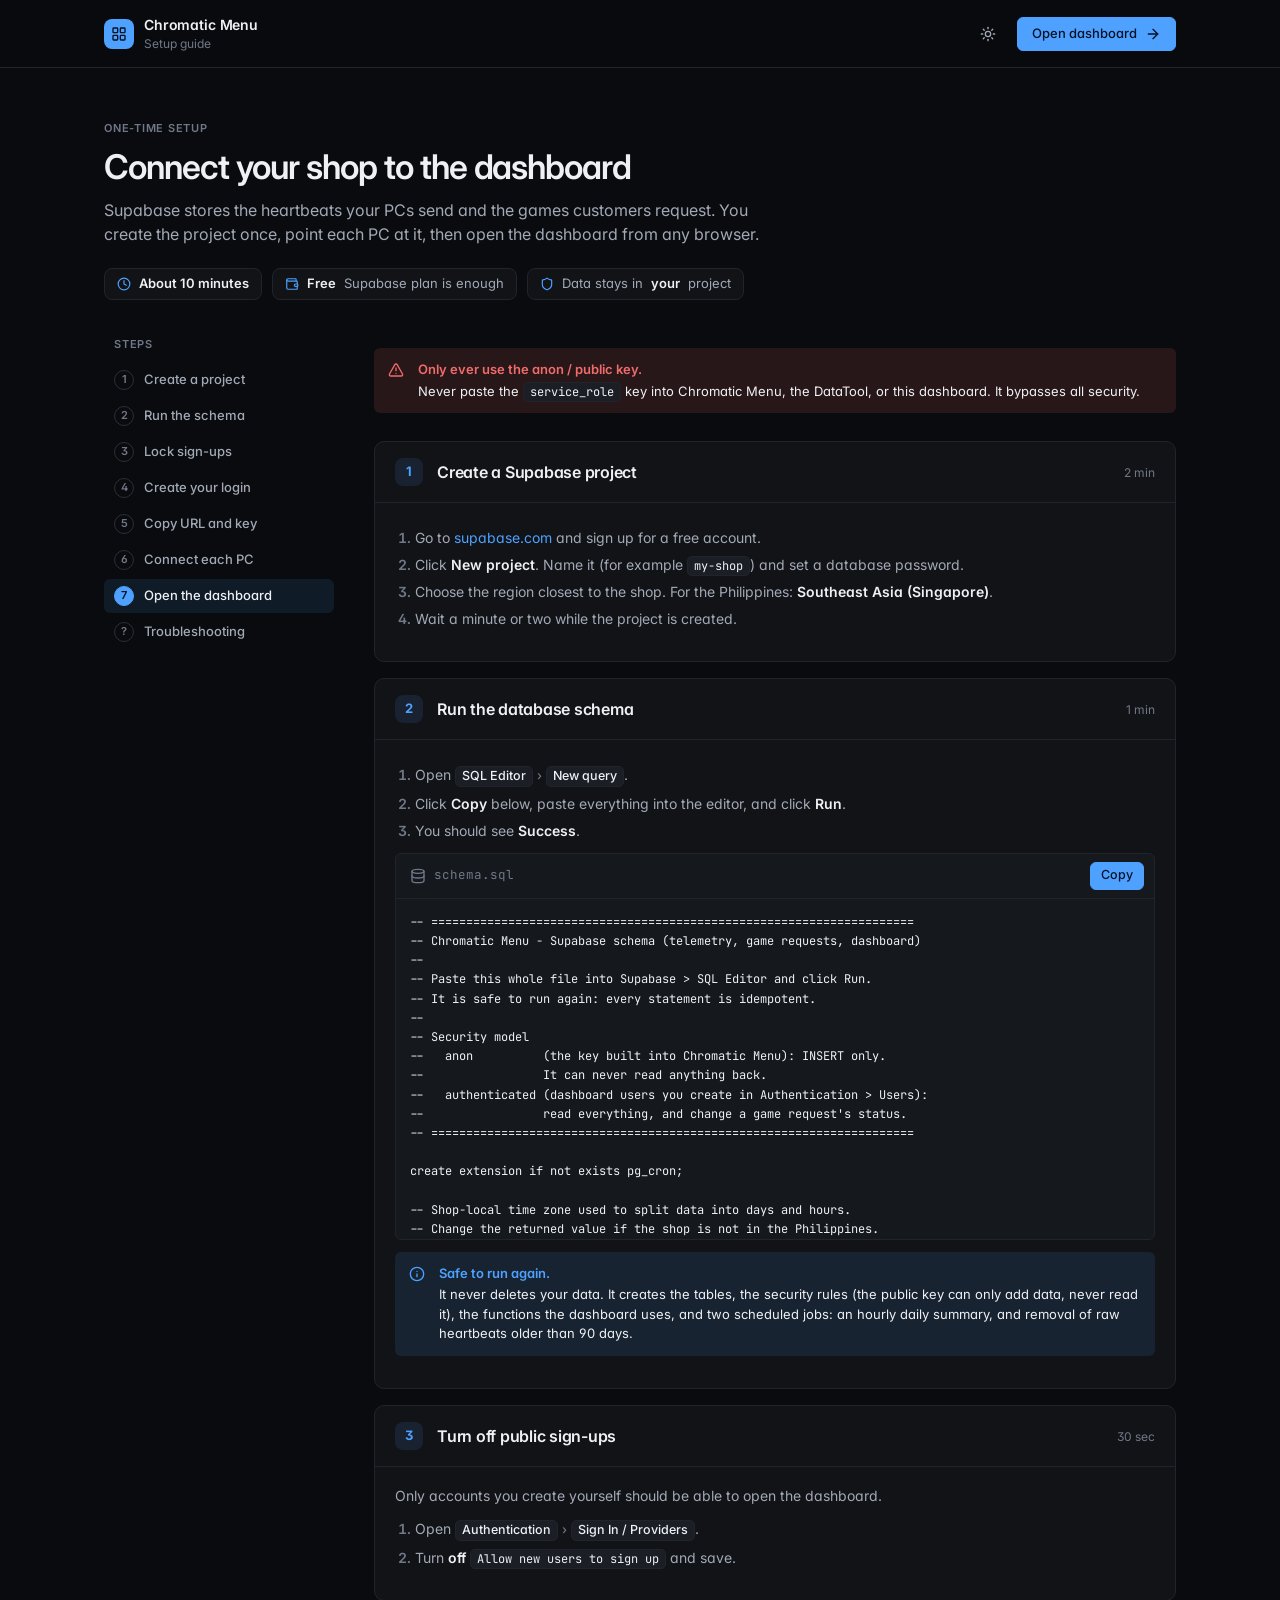
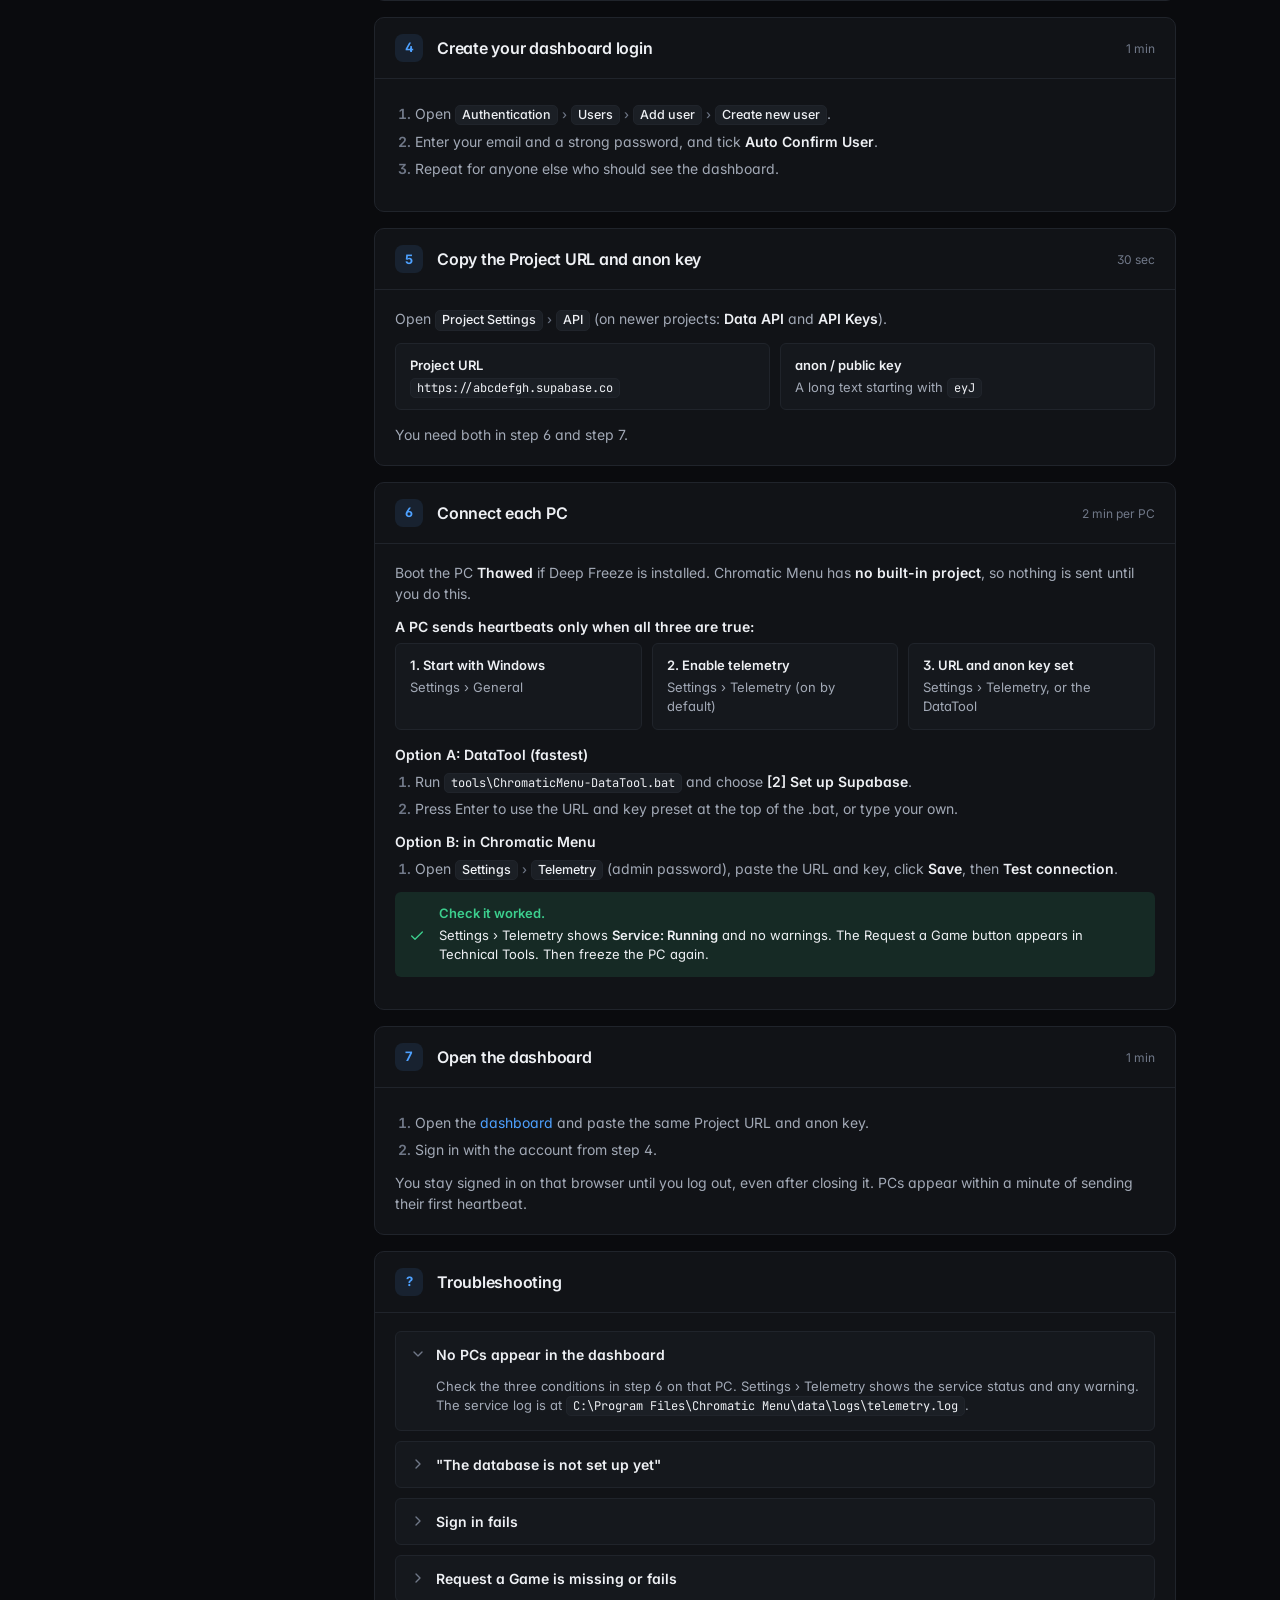
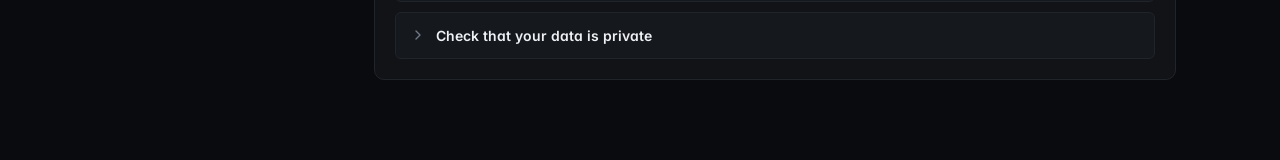
<file: docs/setup.html>
<!doctype html>
<html lang="en" data-theme="dark" translate="no">
<head>
  <meta charset="utf-8">
  <meta name="viewport" content="width=device-width, initial-scale=1">
  <meta name="google" content="notranslate">
  <title>Setup Guide - Chromatic Menu Dashboard</title>
  <meta name="description" content="Set up Supabase, connect your PCs, and open the Chromatic Menu dashboard.">
  <link rel="icon" href="data:image/svg+xml,%3Csvg xmlns='http://www.w3.org/2000/svg' viewBox='0 0 24 24'%3E%3Crect width='24' height='24' rx='6' fill='%230b6fe0'/%3E%3Cg fill='none' stroke='white' stroke-width='2'%3E%3Crect x='6' y='6' width='5' height='5' rx='1'/%3E%3Crect x='13' y='6' width='5' height='5' rx='1'/%3E%3Crect x='6' y='13' width='5' height='5' rx='1'/%3E%3Crect x='13' y='13' width='5' height='5' rx='1'/%3E%3C/g%3E%3C/svg%3E">
  <link rel="preconnect" href="https://fonts.googleapis.com">
  <link rel="preconnect" href="https://fonts.gstatic.com" crossorigin>
  <link href="https://fonts.googleapis.com/css2?family=Inter:wght@400;500;600;700&family=JetBrains+Mono:wght@400;500&display=swap" rel="stylesheet">
  <link rel="stylesheet" href="assets/css/app.css">
  <script>
    try { document.documentElement.setAttribute('data-theme', localStorage.getItem('cm.theme') === 'light' ? 'light' : 'dark'); } catch (e) {}
  </script>
</head>
<body>
  <header class="doc-top">
    <div class="inner">
      <div class="brand">
        <div class="brand-mark"><svg class="icon" viewBox="0 0 24 24" aria-hidden="true"><rect width="7" height="7" x="3" y="3" rx="1"/><rect width="7" height="7" x="14" y="3" rx="1"/><rect width="7" height="7" x="14" y="14" rx="1"/><rect width="7" height="7" x="3" y="14" rx="1"/></svg></div>
        <div><div class="brand-name">Chromatic Menu</div><div class="brand-sub">Setup guide</div></div>
      </div>
      <div class="spacer"></div>
      <button class="btn ghost icon-only" id="themeBtn" title="Switch theme" aria-label="Switch theme"></button>
      <a class="btn primary" href="index.html">Open dashboard
        <svg class="icon" viewBox="0 0 24 24" aria-hidden="true"><path d="M5 12h14"/><path d="m12 5 7 7-7 7"/></svg></a>
    </div>
  </header>

  <section class="doc-hero">
    <span class="eyebrow">One-time setup</span>
    <h1>Connect your shop to the dashboard</h1>
    <p>Supabase stores the heartbeats your PCs send and the games customers request. You create the project once, point each PC at it, then open the dashboard from any browser.</p>
    <div class="facts">
      <span class="fact"><svg class="icon" viewBox="0 0 24 24"><circle cx="12" cy="12" r="10"/><polyline points="12 6 12 12 16 14"/></svg><b>About 10 minutes</b></span>
      <span class="fact"><svg class="icon" viewBox="0 0 24 24"><path d="M19 7V4a1 1 0 0 0-1-1H5a2 2 0 0 0 0 4h15a1 1 0 0 1 1 1v4h-3a2 2 0 0 0 0 4h3a1 1 0 0 0 1-1v-2a1 1 0 0 0-1-1"/><path d="M3 5v14a2 2 0 0 0 2 2h15a1 1 0 0 0 1-1v-4"/></svg><b>Free</b> Supabase plan is enough</span>
      <span class="fact"><svg class="icon" viewBox="0 0 24 24"><path d="M20 13c0 5-3.5 7.5-7.66 8.95a1 1 0 0 1-.67-.01C7.5 20.5 4 18 4 13V6a1 1 0 0 1 1-1c2 0 4.5-1.2 6.24-2.72a1.17 1.17 0 0 1 1.52 0C14.51 3.81 17 5 19 5a1 1 0 0 1 1 1z"/></svg>Data stays in <b>your</b> project</span>
    </div>
  </section>

  <div class="doc-body">
    <nav class="step-nav" id="stepNav" aria-label="Steps">
      <span class="eyebrow">Steps</span>
      <a href="#project"><span class="n">1</span>Create a project</a>
      <a href="#schema"><span class="n">2</span>Run the schema</a>
      <a href="#signups"><span class="n">3</span>Lock sign-ups</a>
      <a href="#login"><span class="n">4</span>Create your login</a>
      <a href="#keys"><span class="n">5</span>Copy URL and key</a>
      <a href="#pcs"><span class="n">6</span>Connect each PC</a>
      <a href="#dashboard"><span class="n">7</span>Open the dashboard</a>
      <a href="#help"><span class="n">?</span>Troubleshooting</a>
    </nav>

    <main class="steps">
      <div class="callout important">
        <svg class="icon" viewBox="0 0 24 24"><path d="m21.73 18-8-14a2 2 0 0 0-3.48 0l-8 14A2 2 0 0 0 4 21h16a2 2 0 0 0 1.73-3"/><path d="M12 9v4"/><path d="M12 17h.01"/></svg>
        <div><b>Only ever use the anon / public key.</b>Never paste the <span class="kbd">service_role</span> key into Chromatic Menu, the DataTool, or this dashboard. It bypasses all security.</div>
      </div>

      <section class="card step-card" id="project">
        <div class="card-head"><span class="step-n">1</span><h2>Create a Supabase project</h2><span class="meta">2 min</span></div>
        <div class="card-body">
          <ol>
            <li>Go to <a href="https://supabase.com" target="_blank" rel="noopener">supabase.com</a> and sign up for a free account.</li>
            <li>Click <b>New project</b>. Name it (for example <span class="kbd">my-shop</span>) and set a database password.</li>
            <li>Choose the region closest to the shop. For the Philippines: <b>Southeast Asia (Singapore)</b>.</li>
            <li>Wait a minute or two while the project is created.</li>
          </ol>
        </div>
      </section>

      <section class="card step-card" id="schema">
        <div class="card-head"><span class="step-n">2</span><h2>Run the database schema</h2><span class="meta">1 min</span></div>
        <div class="card-body">
          <ol>
            <li>Open <span class="path"><span>SQL Editor</span><span class="sep">&rsaquo;</span><span>New query</span></span>.</li>
            <li>Click <b>Copy</b> below, paste everything into the editor, and click <b>Run</b>.</li>
            <li>You should see <b>Success</b>.</li>
          </ol>
          <div class="code">
            <div class="code-head">
              <svg class="icon" viewBox="0 0 24 24"><ellipse cx="12" cy="5" rx="9" ry="3"/><path d="M3 5V19A9 3 0 0 0 21 19V5"/><path d="M3 12A9 3 0 0 0 21 12"/></svg>
              <span class="mono">schema.sql</span><span class="spacer"></span>
              <button class="btn sm primary" id="copySchema">Copy</button>
            </div>
            <pre id="schemaText">Loading schema...</pre>
          </div>
          <div class="callout tip">
            <svg class="icon" viewBox="0 0 24 24"><circle cx="12" cy="12" r="10"/><path d="M12 16v-4"/><path d="M12 8h.01"/></svg>
            <div><b>Safe to run again.</b>It never deletes your data. It creates the tables, the security rules (the public key can only add data, never read it), the functions the dashboard uses, and two scheduled jobs: an hourly daily summary, and removal of raw heartbeats older than 90 days.</div>
          </div>
        </div>
      </section>

      <section class="card step-card" id="signups">
        <div class="card-head"><span class="step-n">3</span><h2>Turn off public sign-ups</h2><span class="meta">30 sec</span></div>
        <div class="card-body">
          <p>Only accounts you create yourself should be able to open the dashboard.</p>
          <ol>
            <li>Open <span class="path"><span>Authentication</span><span class="sep">&rsaquo;</span><span>Sign In / Providers</span></span>.</li>
            <li>Turn <b>off</b> <span class="kbd">Allow new users to sign up</span> and save.</li>
          </ol>
        </div>
      </section>

      <section class="card step-card" id="login">
        <div class="card-head"><span class="step-n">4</span><h2>Create your dashboard login</h2><span class="meta">1 min</span></div>
        <div class="card-body">
          <ol>
            <li>Open <span class="path"><span>Authentication</span><span class="sep">&rsaquo;</span><span>Users</span><span class="sep">&rsaquo;</span><span>Add user</span><span class="sep">&rsaquo;</span><span>Create new user</span></span>.</li>
            <li>Enter your email and a strong password, and tick <b>Auto Confirm User</b>.</li>
            <li>Repeat for anyone else who should see the dashboard.</li>
          </ol>
        </div>
      </section>

      <section class="card step-card" id="keys">
        <div class="card-head"><span class="step-n">5</span><h2>Copy the Project URL and anon key</h2><span class="meta">30 sec</span></div>
        <div class="card-body">
          <p>Open <span class="path"><span>Project Settings</span><span class="sep">&rsaquo;</span><span>API</span></span> (on newer projects: <b>Data API</b> and <b>API Keys</b>).</p>
          <div class="req-list req-list-2">
            <div><b>Project URL</b><span class="kbd">https://abcdefgh.supabase.co</span></div>
            <div><b>anon / public key</b>A long text starting with <span class="kbd">eyJ</span></div>
          </div>
          <p style="margin:0">You need both in step 6 and step 7.</p>
        </div>
      </section>

      <section class="card step-card" id="pcs">
        <div class="card-head"><span class="step-n">6</span><h2>Connect each PC</h2><span class="meta">2 min per PC</span></div>
        <div class="card-body">
          <p>Boot the PC <b>Thawed</b> if Deep Freeze is installed. Chromatic Menu has <b>no built-in project</b>, so nothing is sent until you do this.</p>
          <p style="margin-bottom:6px"><b>A PC sends heartbeats only when all three are true:</b></p>
          <div class="req-list">
            <div><b>1. Start with Windows</b>Settings &rsaquo; General</div>
            <div><b>2. Enable telemetry</b>Settings &rsaquo; Telemetry (on by default)</div>
            <div><b>3. URL and anon key set</b>Settings &rsaquo; Telemetry, or the DataTool</div>
          </div>
          <p style="margin-bottom:6px"><b>Option A: DataTool (fastest)</b></p>
          <ol>
            <li>Run <span class="kbd">tools\ChromaticMenu-DataTool.bat</span> and choose <b>[2] Set up Supabase</b>.</li>
            <li>Press Enter to use the URL and key preset at the top of the .bat, or type your own.</li>
          </ol>
          <p style="margin-bottom:6px"><b>Option B: in Chromatic Menu</b></p>
          <ol>
            <li>Open <span class="path"><span>Settings</span><span class="sep">&rsaquo;</span><span>Telemetry</span></span> (admin password), paste the URL and key, click <b>Save</b>, then <b>Test connection</b>.</li>
          </ol>
          <div class="callout check">
            <svg class="icon" viewBox="0 0 24 24"><path d="M20 6 9 17l-5-5"/></svg>
            <div><b>Check it worked.</b>Settings &rsaquo; Telemetry shows <b>Service: Running</b> and no warnings. The Request a Game button appears in Technical Tools. Then freeze the PC again.</div>
          </div>
        </div>
      </section>

      <section class="card step-card" id="dashboard">
        <div class="card-head"><span class="step-n">7</span><h2>Open the dashboard</h2><span class="meta">1 min</span></div>
        <div class="card-body">
          <ol>
            <li>Open the <a href="index.html">dashboard</a> and paste the same Project URL and anon key.</li>
            <li>Sign in with the account from step 4.</li>
          </ol>
          <p style="margin:0">You stay signed in on that browser until you log out, even after closing it. PCs appear within a minute of sending their first heartbeat.</p>
        </div>
      </section>

      <section class="card step-card" id="help">
        <div class="card-head"><span class="step-n">?</span><h2>Troubleshooting</h2></div>
        <div class="card-body">
          <div class="faq">
            <details open>
              <summary><svg class="icon" viewBox="0 0 24 24"><path d="m9 18 6-6-6-6"/></svg>No PCs appear in the dashboard</summary>
              <div class="answer">Check the three conditions in step 6 on that PC. Settings &rsaquo; Telemetry shows the service status and any warning. The service log is at <span class="kbd">C:\Program Files\Chromatic Menu\data\logs\telemetry.log</span>.</div>
            </details>
            <details>
              <summary><svg class="icon" viewBox="0 0 24 24"><path d="m9 18 6-6-6-6"/></svg>"The database is not set up yet"</summary>
              <div class="answer">Step 2 was not run, or it ran on a different project than the URL you entered.</div>
            </details>
            <details>
              <summary><svg class="icon" viewBox="0 0 24 24"><path d="m9 18 6-6-6-6"/></svg>Sign in fails</summary>
              <div class="answer">The user must exist in Authentication &rsaquo; Users and be confirmed (tick Auto Confirm User when creating it).</div>
            </details>
            <details>
              <summary><svg class="icon" viewBox="0 0 24 24"><path d="m9 18 6-6-6-6"/></svg>Request a Game is missing or fails</summary>
              <div class="answer">The button only shows when telemetry is on and a URL and key are set. Each PC can send one request every 5 minutes; titles are limited to 100 characters and details to 500.</div>
            </details>
            <details>
              <summary><svg class="icon" viewBox="0 0 24 24"><path d="m9 18 6-6-6-6"/></svg>Check that your data is private</summary>
              <div class="answer">This uses the public key to try to read heartbeats. It must return <span class="kbd">[]</span> or a permission error, never data.
                <div class="code">
                  <div class="code-head">
                    <svg class="icon" viewBox="0 0 24 24"><polyline points="4 17 10 11 4 5"/><line x1="12" x2="20" y1="19" y2="19"/></svg>
                    <span class="mono">Terminal</span><span class="spacer"></span>
                    <button class="btn sm ghost" id="copyCurl">Copy</button>
                  </div>
                  <pre id="curlText">curl "https://YOUR-PROJECT.supabase.co/rest/v1/heartbeats?select=*&amp;limit=1" \
  -H "apikey: YOUR-ANON-KEY" \
  -H "Authorization: Bearer YOUR-ANON-KEY"</pre>
                </div>
              </div>
            </details>
          </div>
        </div>
      </section>
    </main>
  </div>

  <script>
    (function () {
      var pre = document.getElementById('schemaText');
      var btn = document.getElementById('copySchema');
      fetch('supabase/schema.sql', { cache: 'no-cache' })
        .then(function (r) { if (!r.ok) throw new Error('HTTP ' + r.status); return r.text(); })
        .then(function (text) { pre.textContent = text; })
        .catch(function () {
          pre.textContent = 'Could not load the schema here. Open docs/supabase/schema.sql from the repository instead.';
          btn.disabled = true;
        });
      btn.addEventListener('click', function () {
        navigator.clipboard.writeText(pre.textContent).then(function () {
          btn.textContent = 'Copied';
          setTimeout(function () { btn.textContent = 'Copy'; }, 1500);
        }, function () {
          var range = document.createRange();
          range.selectNodeContents(pre);
          var sel = window.getSelection();
          sel.removeAllRanges();
          sel.addRange(range);
          btn.textContent = 'Press Ctrl+C';
        });
      });

      var curlBtn = document.getElementById('copyCurl');
      var curlPre = document.getElementById('curlText');
      if (curlBtn && curlPre) {
        curlBtn.addEventListener('click', function () {
          var textToCopy = 'curl "https://YOUR-PROJECT.supabase.co/rest/v1/heartbeats?select=*&limit=1" -H "apikey: YOUR-ANON-KEY" -H "Authorization: Bearer YOUR-ANON-KEY"';
          navigator.clipboard.writeText(textToCopy).then(function () {
            curlBtn.textContent = 'Copied';
            setTimeout(function () { curlBtn.textContent = 'Copy'; }, 1500);
          }, function () {
            var range = document.createRange();
            range.selectNodeContents(curlPre);
            var sel = window.getSelection();
            sel.removeAllRanges();
            sel.addRange(range);
            curlBtn.textContent = 'Press Ctrl+C';
          });
        });
      }

      var sun = '<svg class="icon" viewBox="0 0 24 24"><circle cx="12" cy="12" r="4"/><path d="M12 2v2"/><path d="M12 20v2"/><path d="m4.93 4.93 1.41 1.41"/><path d="m17.66 17.66 1.41 1.41"/><path d="M2 12h2"/><path d="M20 12h2"/><path d="m6.34 17.66-1.41 1.41"/><path d="m19.07 4.93-1.41 1.41"/></svg>';
      var moon = '<svg class="icon" viewBox="0 0 24 24"><path d="M12 3a6 6 0 0 0 9 9 9 9 0 1 1-9-9Z"/></svg>';
      var themeBtn = document.getElementById('themeBtn');
      function paintTheme() { themeBtn.innerHTML = document.documentElement.getAttribute('data-theme') === 'dark' ? sun : moon; }
      themeBtn.addEventListener('click', function () {
        var next = document.documentElement.getAttribute('data-theme') === 'dark' ? 'light' : 'dark';
        document.documentElement.setAttribute('data-theme', next);
        try { localStorage.setItem('cm.theme', next); } catch (e) {}
        paintTheme();
      });
      paintTheme();

      // Highlight the step currently in view.
      var links = Array.prototype.slice.call(document.querySelectorAll('#stepNav a'));
      if ('IntersectionObserver' in window) {
        var observer = new IntersectionObserver(function (entries) {
          entries.forEach(function (entry) {
            if (!entry.isIntersecting) return;
            links.forEach(function (a) { a.classList.toggle('active', a.getAttribute('href') === '#' + entry.target.id); });
          });
        }, { rootMargin: '-20% 0px -70% 0px' });
        document.querySelectorAll('.step-card').forEach(function (s) { observer.observe(s); });
      }
    })();
  </script>
</body>
</html>
</file>
<file: docs/assets/css/app.css>
/* =====================================================================
   Chromatic Menu Dashboard
   Visual hierarchy, from loudest to quietest:
     1. KPI numbers (revenue, PCs in use)          .kpi-value
     2. Attention chips (PC off mid-game, requests) .attention .chip
     3. Floor tiles and section titles              .tile, h2
     4. Labels and metadata                         .eyebrow, .meta
   State colors: in use = accent, idle = amber, off = grey.
   ===================================================================== */

:root {
  --bg: #f4f5f7;
  --surface: #ffffff;
  --surface-2: #f8f9fb;
  --surface-3: #eef0f3;
  --border: #e4e7ec;
  --border-strong: #d3d8e0;
  --text: #0f1216;
  --text-2: #4a5160;
  --text-3: #7a8190;
  --accent: #0b6fe0;
  --accent-hover: #0a5fc0;
  --accent-soft: rgba(11, 111, 224, 0.09);
  --accent-line: rgba(11, 111, 224, 0.35);
  --accent-contrast: #ffffff;
  --success: #12875a;
  --success-soft: rgba(18, 135, 90, 0.10);
  --warning: #b86a00;
  --warning-soft: rgba(184, 106, 0, 0.10);
  --danger: #d23b3b;
  --danger-soft: rgba(210, 59, 59, 0.09);
  --violet: #7c4ddb;
  --idle: #cfd4dc;
  --track: #eceef2;
  --radius-sm: 6px;
  --radius: 10px;
  --radius-lg: 14px;
  --shadow-1: 0 1px 2px rgba(15, 18, 22, 0.05), 0 1px 1px rgba(15, 18, 22, 0.03);
  --shadow-2: 0 8px 24px -12px rgba(15, 18, 22, 0.18);
  --font: "Inter", "Segoe UI", system-ui, -apple-system, Roboto, sans-serif;
  --font-money: Arial, "Helvetica Neue", "Segoe UI", system-ui, -apple-system, Roboto, sans-serif;
  --mono: "JetBrains Mono", ui-monospace, "Cascadia Code", Consolas, monospace;
  --bottom-nav: 0px;
  color-scheme: light;
}

:root[data-theme="dark"] {
  --bg: #0a0b0e;
  --surface: #111317;
  --surface-2: #15181d;
  --surface-3: #1b1f25;
  --border: #20242b;
  --border-strong: #2b3039;
  --text: #eef0f4;
  --text-2: #a2a9b6;
  --text-3: #707888;
  --accent: #4ea1ff;
  --accent-hover: #6fb3ff;
  --accent-soft: rgba(78, 161, 255, 0.11);
  --accent-line: rgba(78, 161, 255, 0.40);
  --accent-contrast: #051226;
  --success: #3ccf8e;
  --success-soft: rgba(60, 207, 142, 0.12);
  --warning: #f0a646;
  --warning-soft: rgba(240, 166, 70, 0.12);
  --danger: #f26b6b;
  --danger-soft: rgba(242, 107, 107, 0.12);
  --violet: #a78bfa;
  --idle: #353b46;
  --track: #1d2128;
  --shadow-1: none;
  --shadow-2: 0 12px 32px -16px rgba(0, 0, 0, 0.7);
  color-scheme: dark;
}

* { box-sizing: border-box; }
html, body { margin: 0; padding: 0; }

body {
  background: var(--bg);
  color: var(--text);
  font-family: var(--font);
  font-size: 14px;
  line-height: 1.5;
  font-feature-settings: "cv11", "ss01";
  -webkit-font-smoothing: antialiased;
}

a { color: var(--accent); text-decoration: none; }
a:hover { text-decoration: underline; }
b, strong { font-weight: 600; }

h1, h2, h3 { margin: 0; font-weight: 600; letter-spacing: -0.015em; }
h1 { font-size: 22px; }
h2 { font-size: 15px; }
h3 { font-size: 14px; }

.muted { color: var(--text-2); }
.subtle { color: var(--text-3); }
.strong { font-weight: 600; }
.text-warn { color: var(--warning); }
.text-danger { color: var(--danger); }
.mono { font-family: var(--mono); font-size: 12.5px; }
.num, .tabular { font-variant-numeric: tabular-nums; }
.hidden { display: none !important; }

.eyebrow {
  font-size: 11px; font-weight: 600; letter-spacing: 0.07em; text-transform: uppercase;
  color: var(--text-3);
}
.meta { font-size: 12px; color: var(--text-3); }
.footnote { font-size: 12px; color: var(--text-3); margin: 14px 2px 0; }

svg.icon {
  width: 16px; height: 16px;
  fill: none; stroke: currentColor; stroke-width: 2;
  stroke-linecap: round; stroke-linejoin: round;
  flex-shrink: 0;
}

/* ---------- Buttons & inputs ---------- */

.btn {
  display: inline-flex; align-items: center; justify-content: center; gap: 8px;
  height: 34px; padding: 0 14px;
  border: 1px solid var(--border-strong); border-radius: var(--radius-sm);
  background: var(--surface); color: var(--text);
  font: inherit; font-weight: 500; font-size: 13px; cursor: pointer;
  transition: background 120ms, border-color 120ms, color 120ms;
  white-space: nowrap; text-decoration: none;
}
.btn:hover { background: var(--surface-3); text-decoration: none; }
.btn:focus-visible, .input:focus-visible, .seg button:focus-visible, .nav a:focus-visible, .step-nav a:focus-visible, .link-btn:focus-visible {
  outline: 2px solid var(--accent); outline-offset: 2px;
}
.btn:disabled { opacity: 0.45; cursor: not-allowed; }
.btn.primary { background: var(--accent); border-color: var(--accent); color: var(--accent-contrast); }
.btn.primary:hover { background: var(--accent-hover); border-color: var(--accent-hover); }
.btn.ghost { border-color: transparent; background: transparent; color: var(--text-2); }
.btn.ghost:hover { background: var(--surface-3); color: var(--text); }
.btn.danger { color: var(--danger); }
.btn.success { color: var(--success); }
.btn.active-soft { background: var(--accent-soft); border-color: var(--accent-line); color: var(--accent); }
.btn.sm { height: 28px; padding: 0 10px; font-size: 12.5px; gap: 6px; }
.btn.sm .icon { width: 14px; height: 14px; }
.btn.lg { height: 42px; padding: 0 18px; font-size: 14px; }
.btn.icon-only { width: 34px; padding: 0; }
.btn-row { display: flex; align-items: center; gap: 10px; flex-wrap: wrap; margin-top: 16px; }

.link-btn {
  display: inline-flex; align-items: center; gap: 6px; border: 0; background: none; padding: 0;
  font: inherit; font-size: 12.5px; font-weight: 500; color: var(--accent); cursor: pointer;
}
.link-btn:hover { text-decoration: underline; }
.link-btn .icon { width: 14px; height: 14px; }

.input {
  height: 38px; width: 100%; padding: 0 12px;
  background: var(--surface); color: var(--text);
  border: 1px solid var(--border-strong); border-radius: var(--radius-sm);
  font: inherit; transition: border-color 120ms, box-shadow 120ms;
}
.input:hover { border-color: var(--text-3); }
.input:focus { border-color: var(--accent); box-shadow: 0 0 0 3px var(--accent-soft); outline: none; }
.input::placeholder { color: var(--text-3); }
.input.mono { font-family: var(--mono); font-size: 12.5px; }
input[type="date"].input { height: 34px; width: 146px; font-size: 13px; }
select.input { cursor: pointer; }

label.field { display: block; margin-bottom: 16px; }
label.field > span { display: block; font-size: 12.5px; font-weight: 500; color: var(--text-2); margin-bottom: 6px; }
.hint { font-size: 12.5px; color: var(--text-3); margin-top: 6px; }
.form-row { display: grid; grid-template-columns: repeat(2, minmax(0, 1fr)); gap: 0 14px; }
.input-suffix { display: flex; align-items: center; gap: 10px; }
.input-suffix .input { width: 90px; flex-shrink: 0; }
.input-suffix span { font-size: 13px; color: var(--text-2); margin: 0; font-weight: 400; }
.rate-preview { padding: 10px 12px; border-radius: var(--radius-sm); background: var(--surface-2); border: 1px solid var(--border); font-size: 13px; color: var(--text-2); }
.rate-preview b { color: var(--text); }

.search { position: relative; display: inline-flex; align-items: center; }
.search .icon { position: absolute; left: 10px; width: 14px; height: 14px; color: var(--text-3); pointer-events: none; }
.search .input { height: 32px; padding-left: 30px; width: 220px; font-size: 13px; }
.check { display: inline-flex; align-items: center; gap: 8px; font-size: 13px; color: var(--text-2); cursor: pointer; user-select: none; }
.check input { width: 15px; height: 15px; accent-color: var(--accent); margin: 0; }

.seg {
  display: inline-flex; padding: 3px; gap: 2px;
  background: var(--surface-3); border-radius: 8px;
}
.seg button {
  border: 0; background: transparent; color: var(--text-2);
  height: 28px; padding: 0 12px; border-radius: 6px;
  font: inherit; font-size: 12.5px; font-weight: 500; cursor: pointer;
  display: inline-flex; align-items: center; gap: 6px; white-space: nowrap;
  transition: background 120ms, color 120ms;
}
.seg button:hover { color: var(--text); }
.seg button.active { background: var(--surface); color: var(--text); box-shadow: var(--shadow-1); }
:root[data-theme="dark"] .seg button.active { background: var(--border-strong); }
.seg .count { font-size: 11px; color: var(--text-3); font-weight: 600; font-variant-numeric: tabular-nums; }
.seg button.active .count { color: var(--accent); }
.seg.sm button { height: 26px; padding: 0 10px; font-size: 12px; }

/* ---------- Status language ---------- */

.badge {
  display: inline-flex; align-items: center; gap: 6px;
  height: 22px; padding: 0 9px; border-radius: 999px;
  font-size: 12px; font-weight: 600; white-space: nowrap;
  background: var(--surface-3); color: var(--text-2);
}
.badge.online, .badge.added { background: var(--success-soft); color: var(--success); }
.badge.offline { background: var(--surface-3); color: var(--text-3); }
.badge.new { background: var(--accent-soft); color: var(--accent); }
.badge.rejected { background: var(--danger-soft); color: var(--danger); }
.badge.warn { background: var(--warning-soft); color: var(--warning); }
.badge.count-badge { height: 20px; padding: 0 7px; margin-left: 8px; font-size: 11.5px; background: var(--accent-soft); color: var(--accent); vertical-align: 1px; }
.dot { width: 7px; height: 7px; border-radius: 50%; background: currentColor; flex-shrink: 0; }
.dot.ring { box-shadow: 0 0 0 3px color-mix(in srgb, currentColor 22%, transparent); }

/* In use / Idle / Off pill used on tiles, timeline rows and settings. */
.state {
  display: inline-flex; align-items: center; gap: 6px; height: 22px; padding: 0 8px;
  border-radius: 999px; font-size: 11.5px; font-weight: 600; white-space: nowrap; flex-shrink: 0;
}
.state .dot { width: 6px; height: 6px; }
.state.use { background: var(--accent-soft); color: var(--accent); }
.state.use .dot { box-shadow: 0 0 0 3px color-mix(in srgb, var(--accent) 20%, transparent); }
.state.idle { background: var(--warning-soft); color: var(--warning); }
.state.off { background: var(--surface-3); color: var(--text-3); }

.delta {
  display: inline-flex; align-items: center; gap: 4px;
  padding: 1px 7px; border-radius: 999px; font-size: 12px; font-weight: 600; white-space: nowrap;
}
.delta .icon { width: 13px; height: 13px; }
.delta.up { background: var(--success-soft); color: var(--success); }
.delta.down { background: var(--danger-soft); color: var(--danger); }
.delta.flat { background: var(--surface-3); color: var(--text-2); }

.alert {
  display: flex; gap: 10px; align-items: flex-start;
  padding: 11px 14px; border-radius: var(--radius-sm);
  border: 1px solid var(--border); background: var(--surface-2);
  font-size: 13px; color: var(--text-2);
}
.alert .icon { margin-top: 2px; }
.alert.error { border-color: transparent; background: var(--danger-soft); color: var(--danger); }
.alert.warn { border-color: transparent; background: var(--warning-soft); color: var(--warning); }
.alert.ok { border-color: transparent; background: var(--success-soft); color: var(--success); }
.alert.info { border-color: transparent; background: var(--accent-soft); color: var(--text); }
.alert.info .icon { color: var(--accent); }

/* ---------- Auth screens ---------- */

.auth { min-height: 100vh; display: grid; grid-template-columns: minmax(0, 1.05fr) minmax(0, 1fr); }
.auth-side {
  position: relative; overflow: hidden;
  background: var(--surface); border-right: 1px solid var(--border);
  padding: 48px 56px; display: flex; flex-direction: column;
}
.auth-side::before {
  content: ""; position: absolute; inset: 0;
  background-image: linear-gradient(var(--border) 1px, transparent 1px), linear-gradient(90deg, var(--border) 1px, transparent 1px);
  background-size: 40px 40px;
  mask-image: radial-gradient(ellipse at 20% 0%, #000 0%, transparent 70%);
  -webkit-mask-image: radial-gradient(ellipse at 20% 0%, #000 0%, transparent 70%);
  opacity: 0.7; pointer-events: none;
}
.auth-side > * { position: relative; }
.auth-side .pitch { margin-top: auto; max-width: 440px; }
.auth-side h2 { font-size: 30px; line-height: 1.15; letter-spacing: -0.025em; margin: 14px 0 12px; }
.auth-side h2 em { font-style: normal; color: var(--accent); }
.auth-side p { color: var(--text-2); font-size: 15px; margin: 0 0 28px; }
.feature-list { list-style: none; padding: 0; margin: 0 0 40px; display: grid; gap: 14px; }
.feature-list li { display: grid; grid-template-columns: 32px 1fr; gap: 12px; align-items: start; }
.feature-list .fi {
  width: 32px; height: 32px; border-radius: 8px; display: grid; place-items: center;
  background: var(--accent-soft); color: var(--accent);
}
.feature-list b { display: block; font-size: 13.5px; }
.feature-list span { font-size: 13px; color: var(--text-2); }
.auth-side .foot { margin-top: auto; font-size: 12px; color: var(--text-3); }

.auth-main { display: flex; align-items: center; justify-content: center; padding: 40px 24px; }
.auth-card { width: 100%; max-width: 400px; }
.auth-card h1 { font-size: 24px; letter-spacing: -0.02em; margin-bottom: 6px; }
.auth-card p.lead { color: var(--text-2); margin: 0 0 24px; font-size: 14px; }
.auth-card .actions { display: flex; flex-direction: column; gap: 10px; margin-top: 8px; }
.auth-card .actions .btn { width: 100%; }
.auth-foot {
  margin-top: 22px; padding-top: 18px; border-top: 1px solid var(--border);
  font-size: 13px; color: var(--text-2); display: flex; justify-content: space-between; gap: 12px; flex-wrap: wrap;
}
.step-pill { display: inline-flex; align-items: center; gap: 8px; margin-bottom: 18px; }
.step-pill i { width: 22px; height: 4px; border-radius: 2px; background: var(--border-strong); }
.step-pill i.on { background: var(--accent); }
.step-pill .eyebrow { margin-left: 4px; }

.brand { display: flex; align-items: center; gap: 10px; }
.brand-mark {
  width: 30px; height: 30px; border-radius: 8px; flex-shrink: 0;
  background: var(--accent); color: var(--accent-contrast);
  display: grid; place-items: center;
}
.brand-mark .icon { width: 16px; height: 16px; }
.brand-name { font-weight: 600; font-size: 14px; letter-spacing: -0.01em; }
.brand-sub { font-size: 12px; color: var(--text-3); }


/* ---------- App shell ---------- */

.shell { display: grid; grid-template-columns: 232px minmax(0, 1fr); align-items: start; align-content: start; min-height: 100vh; }

.sidebar {
  position: sticky; top: 0; height: 100vh;
  background: var(--surface); border-right: 1px solid var(--border);
  display: flex; flex-direction: column; padding: 18px 12px;
}
.sidebar > .brand { padding: 2px 8px 20px; min-width: 0; }
.brand-text { min-width: 0; }
.brand-sub { overflow: hidden; text-overflow: ellipsis; white-space: nowrap; }
.nav-group + .nav-group { margin-top: 18px; }
.nav-group > .eyebrow { padding: 0 10px 6px; display: block; }
.nav { display: flex; flex-direction: column; gap: 1px; }
.nav a {
  position: relative; display: flex; align-items: center; gap: 10px;
  height: 34px; padding: 0 10px; border-radius: var(--radius-sm);
  color: var(--text-2); font-weight: 500; font-size: 13.5px;
  transition: background 120ms, color 120ms;
}
.nav a .label-short { display: none; }
.nav a:hover { background: var(--surface-3); color: var(--text); text-decoration: none; }
.nav a.active { background: var(--accent-soft); color: var(--text); }
.nav a.active .icon { color: var(--accent); }
.nav a.active::before {
  content: ""; position: absolute; left: -12px; top: 8px; bottom: 8px; width: 3px;
  border-radius: 0 3px 3px 0; background: var(--accent);
}
.nav .badge { margin-left: auto; height: 20px; padding: 0 7px; font-size: 11.5px; background: var(--accent); color: var(--accent-contrast); }

.sidebar-foot { margin-top: auto; padding-top: 14px; border-top: 1px solid var(--border); }
.user-card { display: flex; align-items: center; gap: 10px; padding: 6px 8px; }
.avatar {
  width: 30px; height: 30px; border-radius: 50%; flex-shrink: 0;
  background: var(--surface-3); color: var(--text-2);
  display: grid; place-items: center; font-weight: 600; font-size: 12.5px; text-transform: uppercase;
}
.user-card .who { min-width: 0; flex: 1; }
.user-card .who div { overflow: hidden; text-overflow: ellipsis; white-space: nowrap; }
.user-card .who .email { font-size: 12.5px; font-weight: 500; }
.user-card .who .conn { font-size: 11.5px; color: var(--text-3); }
.sidebar-foot .row { display: flex; gap: 4px; }

.main { min-width: 0; }
.demo-bar {
  display: flex; align-items: center; gap: 8px; flex-wrap: wrap;
  padding: 8px 32px; font-size: 12.5px; color: var(--text);
  background: var(--accent-soft); border-bottom: 1px solid var(--accent-line);
}
.demo-bar .icon { width: 15px; height: 15px; color: var(--accent); }
.topbar {
  display: flex; align-items: center; gap: 16px; flex-wrap: wrap;
  padding: 18px 32px; border-bottom: 1px solid var(--border);
  background: color-mix(in srgb, var(--bg) 88%, transparent);
  backdrop-filter: saturate(1.4) blur(8px); -webkit-backdrop-filter: saturate(1.4) blur(8px);
  position: sticky; top: 0; z-index: 5;
}
.topbar .title { flex: 1; min-width: 200px; }
.topbar h1 { font-size: 20px; }
.topbar .sub { font-size: 13px; color: var(--text-2); margin-top: 3px; display: flex; align-items: center; gap: 10px; flex-wrap: wrap; }
.topbar .controls { display: flex; align-items: center; gap: 8px; flex-wrap: wrap; }
.live { display: inline-flex; align-items: center; gap: 6px; font-size: 12px; color: var(--success); font-weight: 600; }
.day-nav { display: inline-flex; align-items: center; gap: 4px; }
.date-pickers { display: inline-flex; align-items: center; gap: 6px; }

.content { padding: 24px 32px 56px; max-width: 1400px; }
#page.refreshing { opacity: 0.75; transition: opacity 200ms; }

/* ---------- Layout primitives ---------- */

.grid { display: grid; gap: 16px; }
.section { margin-top: 16px; }
.cols-2 { grid-template-columns: minmax(0, 1.5fr) minmax(0, 1fr); }
.cols-even { grid-template-columns: repeat(2, minmax(0, 1fr)); }

.card {
  background: var(--surface); border: 1px solid var(--border); border-radius: var(--radius);
  box-shadow: var(--shadow-1); min-width: 0;
}
.card-head { display: flex; align-items: center; justify-content: space-between; gap: 12px; padding: 14px 18px; border-bottom: 1px solid var(--border); flex-wrap: wrap; }
.card-head > div:first-child { flex: 1; min-width: 180px; }
.card-head h2 { font-size: 14px; }
.card-head .meta { display: block; margin-top: 2px; }
.card-actions { display: flex; align-items: center; gap: 8px; flex-wrap: wrap; }
.card-body { padding: 18px; }
.card-foot { padding: 12px 18px; border-top: 1px solid var(--border); background: var(--surface-2); border-radius: 0 0 var(--radius) var(--radius); }

.toolbar { display: flex; align-items: center; justify-content: space-between; gap: 12px; flex-wrap: wrap; margin-bottom: 16px; }
.toolbar-right { display: flex; align-items: center; gap: 14px; flex-wrap: wrap; }

.kv { display: grid; grid-template-columns: auto minmax(0, 1fr); gap: 10px 18px; margin: 0; font-size: 13px; }
.kv dt { color: var(--text-3); }
.kv dd { margin: 0; font-weight: 500; overflow-wrap: anywhere; }

/* ---------- Loading ---------- */

.sk-block { background: linear-gradient(90deg, var(--surface) 0%, var(--surface-3) 50%, var(--surface) 100%); background-size: 200% 100%; animation: shimmer 1.3s ease-in-out infinite; }
@keyframes shimmer { from { background-position: 100% 0; } to { background-position: -100% 0; } }
@media (prefers-reduced-motion: reduce) { .sk-block { animation: none; } }

/* ---------- KPI tiles ---------- */

.kpis { display: grid; gap: 16px; grid-template-columns: repeat(4, minmax(0, 1fr)); }
.kpi { padding: 16px 18px; display: flex; flex-direction: column; gap: 8px; min-width: 0; }
.kpi.primary {
  border-color: var(--accent-line);
  background: radial-gradient(120% 140% at 100% 0%, var(--accent-soft) 0%, transparent 60%), var(--surface);
}
.kpi-label { display: flex; align-items: center; gap: 7px; font-size: 12px; font-weight: 600; color: var(--text-2); }
.kpi-label .icon { width: 15px; height: 15px; color: var(--text-3); }
.kpi.primary .kpi-label .icon { color: var(--accent); }
.kpi-value {
  font-family: var(--font-money); font-size: 30px; font-weight: 700; letter-spacing: -0.02em; line-height: 1.1;
  font-variant-numeric: tabular-nums; white-space: nowrap; overflow: hidden; text-overflow: ellipsis;
}
.kpi-value .of { font-size: 17px; color: var(--text-3); font-weight: 500; letter-spacing: 0; }
.kpi-foot { display: flex; align-items: center; gap: 6px 8px; flex-wrap: wrap; font-size: 12px; color: var(--text-2); margin-top: auto; }
.kpi-foot .icon { width: 13px; height: 13px; vertical-align: -2px; margin-right: 4px; }
.kpi-meter { width: 100%; display: grid; gap: 6px; }
.legend-dot { width: 7px; height: 7px; border-radius: 50%; display: inline-block; margin-left: 4px; }
.legend-dot:first-child { margin-left: 0; }
.legend-dot.idle { background: var(--warning); }
.legend-dot.off { background: var(--text-3); margin-left: 8px; }

.meter { height: 6px; border-radius: 3px; background: var(--track); overflow: hidden; display: flex; }
.meter > i { display: block; height: 100%; background: var(--accent); }
.meter > i.idle { background: var(--idle); }

/* ---------- Attention strip ---------- */

.attention { display: flex; flex-wrap: wrap; gap: 8px; margin-bottom: 16px; }
.attention:empty { display: none; }
.chip {
  display: inline-flex; align-items: center; gap: 8px;
  min-height: 32px; padding: 5px 12px; border-radius: 8px;
  font-size: 13px; font-weight: 500; text-decoration: none;
  border: 1px solid transparent; max-width: 100%;
}
.chip .icon { width: 14px; height: 14px; }
.chip.warn { background: var(--warning-soft); color: var(--warning); }
.chip.info { background: var(--accent-soft); color: var(--accent); }
.chip.ok { background: var(--success-soft); color: var(--success); }
.chip.muted { background: var(--surface-3); color: var(--text-2); }
a.chip:hover { border-color: currentColor; text-decoration: none; }

/* ---------- Floor tiles ---------- */

.floor-card .card-body { padding: 16px; }
.floor { display: grid; gap: 12px; grid-template-columns: repeat(auto-fill, minmax(210px, 1fr)); }
.tile {
  position: relative; display: flex; flex-direction: column; gap: 2px; min-width: 0;
  padding: 12px 14px 12px 16px; border-radius: var(--radius); border: 1px solid var(--border); background: var(--surface-2);
  overflow: hidden;
}
.tile::before { content: ""; position: absolute; left: 0; top: 0; bottom: 0; width: 3px; background: var(--border-strong); }
.tile.use { background: var(--surface); border-color: var(--accent-line); }
.tile.use::before { background: var(--accent); }
.tile.idle { background: var(--surface); }
.tile.idle::before { background: var(--warning); }
.tile.off .tile-program { color: var(--text-3); font-weight: 500; }
.tile.stale { opacity: 0.6; border-style: dashed; }
.tile-top { display: flex; align-items: center; justify-content: space-between; gap: 8px; }
.tile-name { font-weight: 700; font-size: 14px; overflow: hidden; text-overflow: ellipsis; white-space: nowrap; letter-spacing: -0.01em; }
.tile-program { margin-top: 8px; font-size: 15.5px; font-weight: 600; letter-spacing: -0.01em; overflow: hidden; text-overflow: ellipsis; white-space: nowrap; }
.tile.idle .tile-program { color: var(--text-2); }
.tile-sub { font-size: 12px; color: var(--text-3); }
.tile-sub b { color: var(--text-2); font-weight: 600; }
.tile-foot { margin-top: 10px; display: grid; gap: 6px; }
.tile-nums { display: flex; justify-content: space-between; gap: 8px; font-size: 11.5px; color: var(--text-3); }
.tile-nums b { font-family: var(--font-money); color: var(--text); font-size: 13px; font-variant-numeric: tabular-nums; white-space: nowrap; }
.floor-card .link-btn { margin-top: 14px; }

.shop-tag { display: inline-flex; align-items: center; gap: 4px; font-size: 11px; color: var(--text-3); font-weight: 500; min-width: 0; overflow: hidden; text-overflow: ellipsis; white-space: nowrap; }
.shop-tag .icon { width: 11px; height: 11px; flex-shrink: 0; opacity: 0.85; }

/* ---------- Lists & tables ---------- */

table.table { width: 100%; border-collapse: collapse; font-size: 13px; }
.table th {
  text-align: left; font-weight: 600; color: var(--text-3); font-size: 11px; letter-spacing: 0.06em; text-transform: uppercase;
  padding: 9px 18px; border-bottom: 1px solid var(--border); white-space: nowrap; background: var(--surface-2);
}
.table td { padding: 11px 18px; border-bottom: 1px solid var(--border); vertical-align: middle; }
.table tr:last-child td { border-bottom: 0; }
.table tbody tr:hover td { background: var(--surface-2); }
.table td.num, .table th.num { text-align: right; font-variant-numeric: tabular-nums; white-space: nowrap; }
.table td.num { font-family: var(--font-money); }
.table-wrap { overflow-x: auto; -webkit-overflow-scrolling: touch; }
.table .meta { margin-top: 1px; }
.pc-cell { display: flex; align-items: center; gap: 10px; }
.swatch { width: 10px; height: 10px; border-radius: 3px; flex-shrink: 0; }
.mini-row { display: flex; justify-content: space-between; gap: 10px; }
.mini-row + .mini-row { margin-top: 4px; }

.empty { padding: 36px 18px; text-align: center; color: var(--text-3); font-size: 13px; }
.empty .icon { width: 22px; height: 22px; display: block; margin: 0 auto 10px; color: var(--text-3); }

.bar-track { height: 6px; border-radius: 3px; background: var(--track); overflow: hidden; min-width: 60px; }
.bar-fill { height: 100%; background: var(--accent); border-radius: 3px; }

.rank-list { list-style: none; margin: 0; padding: 4px 0; }
.rank-list li { display: grid; grid-template-columns: 24px minmax(0, 1fr) auto; gap: 12px; align-items: center; padding: 10px 18px; }
.rank-list li + li { border-top: 1px solid var(--border); }
.rank-list .rank { font-size: 12px; font-weight: 600; color: var(--text-3); text-align: center; font-variant-numeric: tabular-nums; }
.rank-list .name { font-weight: 500; overflow: hidden; text-overflow: ellipsis; white-space: nowrap; margin-bottom: 6px; }
.rank-list .val { text-align: right; font-variant-numeric: tabular-nums; font-weight: 600; font-family: var(--font-money); white-space: nowrap; min-width: 64px; }
.rank-list .val .meta { font-weight: 400; display: block; font-family: var(--font); }
.rank-list li:first-child .rank, .rank-list li.top .rank { color: var(--accent); }
.rank-list li:not(:first-child) .bar-fill { background: color-mix(in srgb, var(--accent) 55%, var(--track)); }

.feed { list-style: none; margin: 0; padding: 0; }
.feed li { position: relative; display: grid; grid-template-columns: minmax(0, 1fr) auto; gap: 16px; padding: 14px 18px 14px 21px; }
.feed li + li { border-top: 1px solid var(--border); }
.feed li.is-new::before { content: ""; position: absolute; left: 0; top: 14px; bottom: 14px; width: 3px; border-radius: 0 3px 3px 0; background: var(--accent); }
.feed .title { font-weight: 600; font-size: 14px; }
.feed .desc { color: var(--text-2); font-size: 13px; margin-top: 3px; white-space: pre-wrap; word-break: break-word; }
.feed .meta { margin-top: 6px; display: flex; gap: 10px; flex-wrap: wrap; align-items: center; }
.feed .side { display: flex; flex-direction: column; align-items: flex-end; gap: 10px; }
.feed .actions { display: flex; gap: 6px; }

.session-mix { display: flex; height: 6px; border-radius: 3px; overflow: hidden; background: var(--track); min-width: 60px; }
.session-mix > i { height: 100%; display: block; }
.session-mix > i.quick { background: var(--success); }
.session-mix > i.std { background: var(--accent); }
.session-mix > i.marathon { background: var(--violet); }

/* ---------- Timeline ---------- */

.tl { padding: 4px 18px 10px; }
.tl-axis, .tl-row { display: grid; grid-template-columns: 180px minmax(0, 1fr); gap: 6px 20px; align-items: center; }
.tl-axis .ticks { position: relative; height: 26px; font-size: 11px; color: var(--text-3); font-variant-numeric: tabular-nums; }
.tl-axis .ticks span { position: absolute; top: 6px; transform: translateX(-50%); }
.tl-axis .ticks span:first-child { transform: none; }
.tl-axis .ticks span:last-child { transform: translateX(-100%); }
.tl-row { padding: 12px 0; border-top: 1px solid var(--border); }
.tl-row.off .tl-station-name { color: var(--text-3); }
.tl-station { display: flex; flex-direction: column; gap: 3px; min-width: 0; }
.tl-station-top { display: flex; align-items: center; justify-content: space-between; gap: 8px; min-width: 0; }
.tl-station-name { font-weight: 600; font-size: 13px; overflow: hidden; text-overflow: ellipsis; white-space: nowrap; }
.tl-bar { position: relative; height: 28px; background: var(--surface-2); border: 1px solid var(--border); border-radius: 7px; overflow: hidden; }
.tl-grid { position: absolute; top: 0; bottom: 0; width: 1px; background: var(--border); }
.tl-seg { position: absolute; top: 4px; bottom: 4px; border-radius: 3px; min-width: 2px; }
.tl-seg.active { background: var(--accent); }
.tl-seg.idle { background: var(--idle); }
.tl-seg:hover { filter: brightness(1.15); }
.tl-now { position: absolute; top: 0; bottom: 0; width: 2px; background: var(--danger); }
.tl-stats { grid-column: 2; display: flex; gap: 4px 16px; flex-wrap: wrap; font-size: 11.5px; color: var(--text-3); }
.tl-stats span { display: inline-flex; align-items: center; gap: 4px; }
.tl-stats b { color: var(--text); font-weight: 600; font-variant-numeric: tabular-nums; margin-left: 2px; }
.tl-stats .hl b { color: var(--accent); }
.tl-stats .warn-val { color: var(--warning); }

.legend { display: flex; gap: 6px 14px; flex-wrap: wrap; font-size: 12px; color: var(--text-2); }
.legend span { display: inline-flex; align-items: center; }
.legend i { display: inline-block; width: 10px; height: 10px; border-radius: 3px; margin-right: 6px; }
.legend i.dashed { height: 0; width: 14px; border-radius: 0; border-top: 2px dashed var(--text-3); }

.tooltip {
  position: fixed; z-index: 50; pointer-events: none;
  background: var(--text); color: var(--bg);
  font-size: 12px; line-height: 1.45; padding: 7px 10px; border-radius: 7px;
  max-width: 280px; white-space: pre-line; box-shadow: var(--shadow-2);
}

/* ---------- Heatmap ---------- */

.heatmap-wrap { overflow-x: auto; -webkit-overflow-scrolling: touch; padding-bottom: 4px; }
.heatmap { display: grid; grid-template-columns: 34px repeat(24, minmax(12px, 1fr)); gap: 3px; font-size: 10.5px; color: var(--text-3); min-width: 420px; }
.heatmap .hm-cell { aspect-ratio: 1.3 / 1; border-radius: 3px; background: var(--track); }
.heatmap .hm-label { display: flex; align-items: center; }
.heatmap .hm-hour { text-align: left; white-space: nowrap; font-variant-numeric: tabular-nums; }
.hm-scale { display: flex; align-items: center; gap: 6px; font-size: 11px; color: var(--text-3); margin-top: 14px; justify-content: flex-end; }
.hm-scale i { width: 12px; height: 12px; border-radius: 3px; display: inline-block; }

/* ---------- Charts ---------- */

.chart-box { position: relative; height: 300px; }
.chart-box.sm { height: 200px; }

/* ---------- Setup guide ---------- */

.doc-top {
  position: sticky; top: 0; z-index: 5;
  background: color-mix(in srgb, var(--bg) 88%, transparent);
  backdrop-filter: saturate(1.4) blur(8px); -webkit-backdrop-filter: saturate(1.4) blur(8px);
  border-bottom: 1px solid var(--border);
}
.doc-top .inner { max-width: 1120px; margin: 0 auto; padding: 14px 24px; display: flex; align-items: center; gap: 12px; }
.doc-top .spacer { flex: 1; }
.doc-hero { max-width: 1120px; margin: 0 auto; padding: 48px 24px 28px; }
.doc-hero h1 { font-size: 34px; letter-spacing: -0.03em; line-height: 1.15; margin: 10px 0 12px; max-width: 720px; }
.doc-hero p { font-size: 16px; color: var(--text-2); max-width: 680px; margin: 0; }
.facts { display: flex; gap: 10px; flex-wrap: wrap; margin-top: 22px; }
.fact { display: inline-flex; align-items: center; gap: 8px; height: 32px; padding: 0 12px; border-radius: 8px; background: var(--surface); border: 1px solid var(--border); font-size: 13px; color: var(--text-2); max-width: 100%; }
.fact .icon { width: 14px; height: 14px; color: var(--accent); }
.fact b { color: var(--text); }

.doc-body { max-width: 1120px; margin: 0 auto; padding: 8px 24px 80px; display: grid; grid-template-columns: 230px minmax(0, 1fr); gap: 40px; align-items: start; }
.step-nav { position: sticky; top: 84px; display: flex; flex-direction: column; gap: 2px; }
.step-nav .eyebrow { padding: 0 10px 8px; }
.step-nav a {
  display: flex; align-items: center; gap: 10px; padding: 7px 10px; border-radius: var(--radius-sm);
  color: var(--text-2); font-size: 13px; font-weight: 500;
}
.step-nav a:hover { background: var(--surface-3); color: var(--text); text-decoration: none; }
.step-nav a .n {
  width: 20px; height: 20px; border-radius: 50%; flex-shrink: 0;
  border: 1px solid var(--border-strong); display: grid; place-items: center; font-size: 11px; font-weight: 600; color: var(--text-3);
}
.step-nav a.active { color: var(--text); background: var(--accent-soft); }
.step-nav a.active .n { background: var(--accent); border-color: var(--accent); color: var(--accent-contrast); }

.steps { display: grid; gap: 16px; }
.step-card { scroll-margin-top: 90px; }
.step-card .card-head { gap: 14px; padding: 16px 20px; }
.step-card .step-n {
  width: 28px; height: 28px; border-radius: 8px; flex-shrink: 0;
  background: var(--accent-soft); color: var(--accent);
  display: grid; place-items: center; font-weight: 700; font-size: 13px;
}
.step-card h2 { font-size: 16px; flex: 1; }
.step-card .card-body { padding: 18px 20px 20px; color: var(--text-2); }
.step-card .card-body p { margin: 0 0 12px; }
.step-card ol, .step-card ul { margin: 0 0 12px; padding-left: 20px; }
.step-card li { margin: 6px 0; }
.step-card li::marker { color: var(--text-3); font-weight: 600; }
.step-card b { color: var(--text); }
.path { display: inline-flex; flex-wrap: wrap; align-items: center; gap: 4px; }
.path span { background: var(--surface-3); border: 1px solid var(--border); border-radius: 5px; padding: 0 6px; font-size: 12.5px; color: var(--text); font-weight: 500; }
.path .sep { background: none; border: 0; padding: 0; color: var(--text-3); }
.kbd { font-family: var(--mono); font-size: 12px; background: var(--surface-3); border: 1px solid var(--border); border-radius: 5px; padding: 1px 6px; color: var(--text); word-break: break-all; overflow-wrap: anywhere; }

.callout { display: grid; grid-template-columns: 20px minmax(0, 1fr); gap: 10px; padding: 12px 14px; border-radius: var(--radius-sm); margin: 12px 0; font-size: 13px; word-break: break-word; }
.callout .icon { margin-top: 2px; }
.callout > div > b:first-child { display: block; margin-bottom: 2px; }
.callout.important { background: var(--danger-soft); color: var(--text); }
.callout.important .icon, .callout.important > div > b:first-child { color: var(--danger); }
.callout.tip { background: var(--accent-soft); color: var(--text); }
.callout.tip .icon, .callout.tip > div > b:first-child { color: var(--accent); }
.callout.check { background: var(--success-soft); color: var(--text); }
.callout.check .icon, .callout.check > div > b:first-child { color: var(--success); }

.code { position: relative; background: var(--surface-2); border: 1px solid var(--border); border-radius: var(--radius-sm); margin-top: 12px; overflow: hidden; min-width: 0; max-width: 100%; }
.code-head { display: flex; align-items: center; gap: 8px; padding: 8px 10px 8px 14px; border-bottom: 1px solid var(--border); font-size: 12px; color: var(--text-3); }
.code-head .spacer { flex: 1; }
.code pre { margin: 0; padding: 14px; max-height: 340px; overflow-x: auto; font-family: var(--mono); font-size: 12px; line-height: 1.6; color: var(--text); white-space: pre-wrap; word-break: break-all; overflow-wrap: anywhere; }

.req-list { display: grid; grid-template-columns: repeat(3, minmax(0, 1fr)); gap: 10px; margin: 4px 0 14px; }
.req-list.req-list-2 { grid-template-columns: repeat(2, minmax(0, 1fr)); }
.req-list div { padding: 12px 14px; border-radius: var(--radius-sm); background: var(--surface-2); border: 1px solid var(--border); font-size: 13px; min-width: 0; overflow-wrap: anywhere; }
.req-list div b { display: block; margin-bottom: 2px; }

.faq { display: grid; gap: 10px; min-width: 0; }
.faq details { border: 1px solid var(--border); border-radius: var(--radius-sm); background: var(--surface-2); min-width: 0; overflow: hidden; }
.faq summary { cursor: pointer; padding: 12px 14px; font-weight: 600; color: var(--text); list-style: none; display: flex; align-items: center; gap: 10px; word-break: break-word; }
.faq summary::-webkit-details-marker { display: none; }
.faq summary .icon { color: var(--text-3); transition: transform 120ms; flex-shrink: 0; }
.faq details[open] summary .icon { transform: rotate(90deg); }
.faq .answer { padding: 0 14px 14px 40px; font-size: 13px; min-width: 0; word-break: break-word; overflow-wrap: anywhere; }


/* ---------- Responsive ---------- */

@media (max-width: 1180px) {
  .kpis { grid-template-columns: repeat(2, minmax(0, 1fr)); }
  .cols-2, .cols-even { grid-template-columns: minmax(0, 1fr); }
}

@media (max-width: 900px) {
  .auth { grid-template-columns: 1fr; }
  .auth-side { display: none; }
  .doc-body { grid-template-columns: minmax(0, 1fr); padding: 8px 20px 60px; gap: 24px; min-width: 0; }
  .step-nav { display: none; }
  .req-list, .req-list.req-list-2 { grid-template-columns: minmax(0, 1fr); }
}

/* Phones and small tablets: the sidebar becomes a bottom tab bar. */
@media (max-width: 860px) {
  :root { --bottom-nav: calc(60px + env(safe-area-inset-bottom, 0px)); }
  .shell { grid-template-columns: minmax(0, 1fr); }
  .sidebar {
    position: fixed; top: auto; bottom: 0; left: 0; right: 0; height: var(--bottom-nav); z-index: 30;
    flex-direction: row; align-items: stretch; padding: 0 4px env(safe-area-inset-bottom, 0px);
    border-right: 0; border-top: 1px solid var(--border);
    background: color-mix(in srgb, var(--surface) 94%, transparent);
    backdrop-filter: saturate(1.4) blur(10px); -webkit-backdrop-filter: saturate(1.4) blur(10px);
  }
  .sidebar > .brand, .sidebar-foot, .nav-group > .eyebrow, .nav a .label { display: none; }
  .nav-groups, .nav-group, .nav { display: contents; }
  .nav a {
    flex: 1 1 0; min-width: 0; height: auto; padding: 8px 2px 6px; border-radius: 0;
    flex-direction: column; justify-content: center; gap: 3px;
    font-size: 10.5px; font-weight: 600; color: var(--text-3);
  }
  .nav a .label-short { display: block; max-width: 100%; overflow: hidden; text-overflow: ellipsis; white-space: nowrap; }
  .nav a .icon { width: 20px; height: 20px; }
  .nav a:hover { background: none; }
  .nav a.active { background: none; color: var(--accent); }
  .nav a.active::before { left: 25%; right: 25%; top: 0; bottom: auto; width: auto; height: 2px; border-radius: 0 0 2px 2px; }
  .nav .badge {
    position: absolute; top: 4px; left: calc(50% + 4px); margin-left: 0;
    height: 16px; min-width: 16px; padding: 0 4px; font-size: 10px; font-weight: 700;
    border: 2px solid var(--surface); justify-content: center;
  }

  .demo-bar { padding: 8px 16px; }
  .topbar { position: static; padding: 14px 16px 12px; gap: 10px; }
  .topbar .title { min-width: 0; flex: 1 1 0; }
  .topbar h1 { font-size: 19px; line-height: 1.2; }
  .topbar .sub { font-size: 12px; gap: 8px; }
  .topbar .controls { gap: 6px; }
  .topbar .controls:has(.date-seg), .topbar .controls:has(.day-nav) { width: 100%; }

  .content { padding: 14px 16px calc(var(--bottom-nav) + 28px); }
  .kpi-value { font-size: 26px; }
  .tl-axis, .tl-row { grid-template-columns: minmax(0, 1fr); gap: 8px; }
  .tl-axis .label-col { display: none; }
  .tl-stats { grid-column: 1; }
  .table th, .table td { padding: 9px 12px; }
  .feed li { grid-template-columns: minmax(0, 1fr); }
  .feed .side { align-items: center; flex-direction: row; justify-content: space-between; flex-wrap: wrap; }
  .doc-hero h1 { font-size: 26px; }
  .search .input { width: 100%; }
  .toolbar-right, .toolbar-right .search { width: 100%; }
}

@media (max-width: 640px) {
  .doc-top .inner { padding: 10px 14px; gap: 8px; }
  .doc-top .brand-sub { display: none; }
  .doc-top .btn.primary { padding: 0 10px; font-size: 12px; height: 32px; gap: 4px; }
  .doc-hero { padding: 22px 14px 18px; }
  .doc-hero h1 { font-size: 22px; margin: 8px 0 10px; }
  .doc-hero p { font-size: 13.5px; }
  .facts { gap: 6px; margin-top: 14px; }
  .fact { height: 28px; padding: 0 8px; font-size: 11.5px; }
  .doc-body { padding: 8px 12px 60px; }
  .step-card .card-head { padding: 12px 14px; gap: 10px; }
  .step-card .card-body { padding: 14px 12px; }
  .faq .answer { padding: 0 12px 12px 12px; font-size: 12.5px; }

  .content { padding-left: 12px; padding-right: 12px; }
  .grid, .kpis { gap: 10px; }
  .section { margin-top: 12px; }
  .card { border-radius: var(--radius-sm); }
  .card-head { padding: 12px 14px; gap: 10px; }
  .card-body { padding: 14px 12px; }
  .kpi { padding: 12px 14px; gap: 6px; }
  .kpi-value { font-size: 22px; }
  .kpi-value .of { font-size: 14px; }
  .kpi-label { font-size: 11.5px; }
  .floor-card .card-body { padding: 12px; }
  .floor { grid-template-columns: repeat(2, minmax(0, 1fr)); gap: 8px; }
  .tile { padding: 10px 10px 10px 13px; }
  .tile-top .state { padding: 0 6px; font-size: 10.5px; }
  .tile-program { font-size: 14px; margin-top: 6px; }
  .tile-nums span { display: none; }
  .card-head .seg { width: 100%; display: flex; }
  .card-head .seg button { flex: 1; justify-content: center; padding: 0 4px; }
  .card-actions { width: 100%; }
  .card-actions .seg { flex: 1; width: auto; }
  .hide-sm { display: none; }

  .topbar .controls:has(.date-seg) { display: grid; grid-template-columns: minmax(0, 1fr) auto; }
  .topbar .date-seg { grid-column: 1 / -1; display: flex; width: 100%; order: -1; }
  .topbar .date-seg button { flex: 1; justify-content: center; padding: 0 4px; font-size: 12px; }
  .topbar .date-pickers { display: flex; min-width: 0; }
  .topbar .date-pickers input[type="date"].input { flex: 1; min-width: 0; width: 100%; font-size: 12px; }
  .topbar .day-nav { display: flex; min-width: 0; }
  .topbar .day-nav .input { flex: 1; min-width: 0; width: 100%; }
  .topbar .controls:has(.day-nav) { display: grid; grid-template-columns: minmax(0, 1fr) auto auto; }
  .date-pickers .subtle { font-size: 11px; flex-shrink: 0; }

  .toolbar { flex-direction: column; align-items: stretch; gap: 10px; }
  .toolbar .seg { display: flex; width: 100%; }
  .toolbar .seg button { flex: 1; justify-content: center; padding: 0 4px; font-size: 12px; gap: 4px; }
  .feed li { padding: 12px; gap: 10px; }
  .feed .actions .btn { height: 30px; }
  .table th, .table td { padding: 8px 10px; font-size: 12px; }
  .table th { font-size: 10px; }
  .tl { padding: 4px 12px 8px; }
  .tl-stats { gap: 4px 12px; font-size: 11px; }
  .rank-list li { padding: 10px 12px; gap: 10px; }
  .form-row { grid-template-columns: minmax(0, 1fr); }
  .kv { grid-template-columns: minmax(0, 1fr); gap: 2px; }
  .kv dd { margin-bottom: 10px; }

  .field .input { max-width: 100% !important; }
  .auth-main { padding: 24px 14px; }
  .auth-card h1 { font-size: 20px; }
  .auth-card p.lead { font-size: 13px; }
}

@media (max-width: 420px) {
  .tl-axis .ticks span:nth-child(even) { display: none; }
  .kpi-foot { font-size: 11.5px; }
}

@media (max-width: 360px) {
  .topbar .controls:has(.day-nav) { grid-template-columns: minmax(0, 1fr) auto; }
  .topbar .controls .day-nav { grid-column: 1 / -1; }
  .doc-top .inner { padding: 8px 10px; gap: 6px; }
  .doc-top .btn.primary { padding: 0 8px; font-size: 11.5px; }
  .kpis { grid-template-columns: minmax(0, 1fr); }
  .floor { grid-template-columns: minmax(0, 1fr); }
}
</file>
